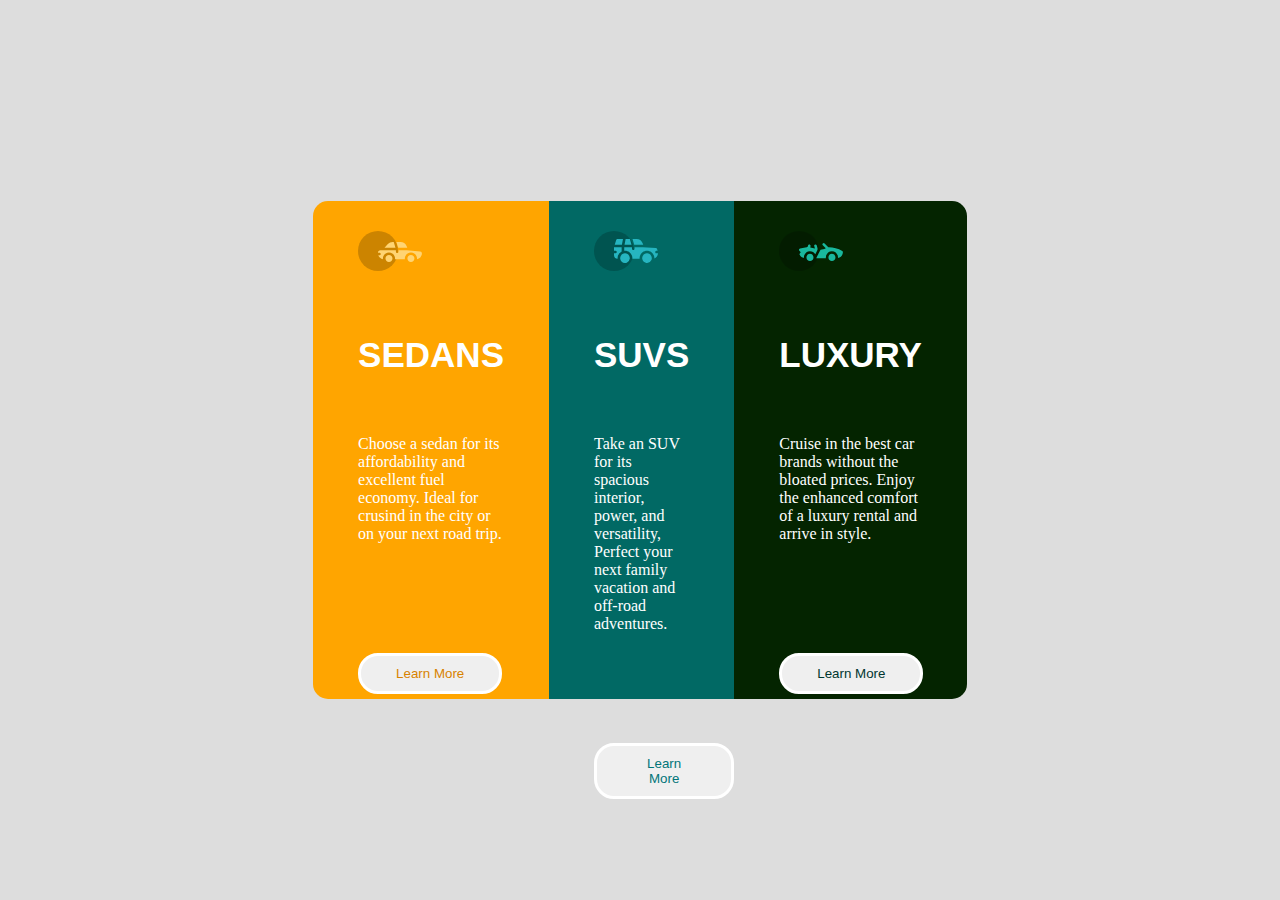
<file: index.html>
<!DOCTYPE html>
<html>

<head>
    <link href="https://fonts.googleapis.com/css2?family=Montserrat:wght@400;600&family=Open+Sans:wght@400;500;700&display=swap" rel="stylesheet">
    <link rel="stylesheet" href="index.css">
    <meta name="viewport" content="width=device-width, initial-scale=1">

</head>


<body>
    <main>
        <div class="row-container">

            <div class="column1">
                <img src="images/icon-sedans.svg">

                <h2>
                    SEDANS
                </h2>
                <P>
                    Choose a sedan for its 
                    affordability and excellent
                    fuel economy. Ideal for 
                    crusind in the city or on
                    your next road trip.
                </P>

                <button class="button-button1">Learn More</button>



            </div>

            <div class="column2">
                <img src="images/icon-suvs.svg">
                <h2>
                    SUVS
                </h2>
                <P>
                    Take an SUV for its spacious
                    interior, power, and
                    versatility, Perfect your
                    next family vacation and 
                    off-road adventures.
                </P>
                <button class="button-button2">Learn More</button>

    




            </div>

            
            <div class="column3">
                <img src="images/icon-luxury.svg">
                <h2>
                    LUXURY
                </h2>
                <P>
                    Cruise in the best car brands
                    without the bloated prices.
                    Enjoy the enhanced comfort
                    of a luxury rental and arrive
                    in style.
                </P>
                <button class="button-button3">Learn More</button>

    




            </div>


        </div>



    </main>
   









</body>












</html>
</file>
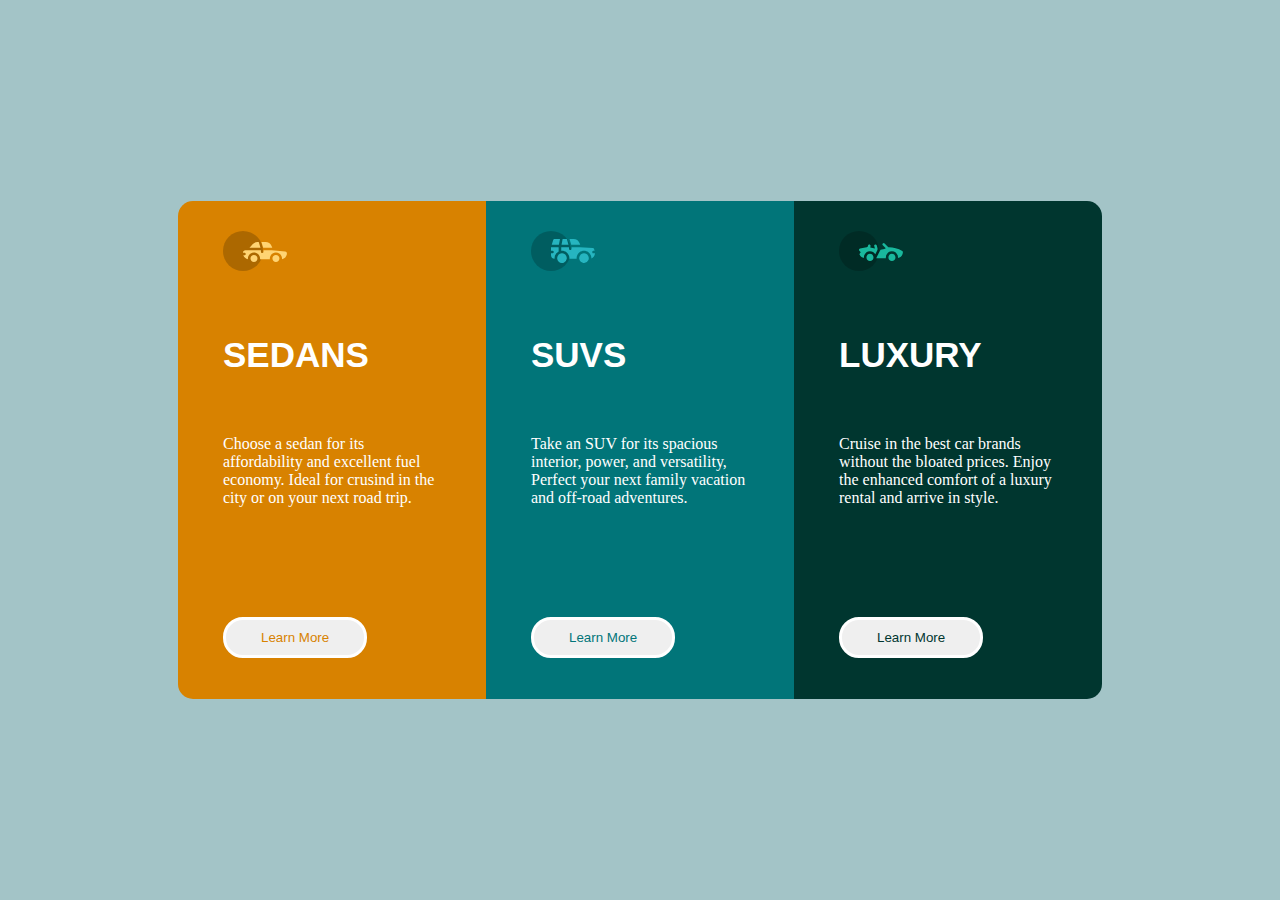
<file: grid.html>
<!DOCTYPE html>
<html>

<head>
    <link href="https://fonts.googleapis.com/css2?family=Montserrat:wght@400;600&family=Open+Sans:wght@400;500;700&display=swap" rel="stylesheet">
    <link rel="stylesheet" href="grid.css">
    <meta name="viewport" content="width=device-width, initial-scale=1">

</head>


<body>
    <main>
        <div class="grid-container">

            <div class="grid1">
                <img src="images/icon-sedans.svg">

                <h2>
                    SEDANS
                </h2>
                <P>
                    Choose a sedan for its 
                    affordability and excellent
                    fuel economy. Ideal for 
                    crusind in the city or on
                    your next road trip.
                </P>

                <button class="button-button1">Learn More</button>



            </div>

            <div class="grid2">
                <img src="images/icon-suvs.svg">
                <h2>
                    SUVS
                </h2>
                <P>
                    Take an SUV for its spacious
                    interior, power, and
                    versatility, Perfect your
                    next family vacation and 
                    off-road adventures.
                </P>
                <button class="button-button2">Learn More</button>

    




            </div>

            
            <div class="grid3">
                <img src="images/icon-luxury.svg">
                <h2>
                    LUXURY
                </h2>
                <P>
                    Cruise in the best car brands
                    without the bloated prices.
                    Enjoy the enhanced comfort
                    of a luxury rental and arrive
                    in style.
                </P>
                <button class="button-button3">Learn More</button>

    




            </div>


        </div>



    </main>
   









</body>












</html>
</file>
<file: index.css>
* {
    margin: 0;
    padding: 0;
    box-sizing: border-box;
}


body {
    background-color: rgb(221, 221, 221);
  
    
}

.row-container {
    display: flex;
    width: 50%;
    margin: auto;
    justify-content: center;
    align-items: center;
    height: 100vh;
}

.column1 {
    background-color: orange;
    width: 308px;
    height: 498px;
    border-radius: 15px 0px 0px 15px;
}


.column2 {
    background-color: rgb(1, 105, 100);
    width: 308px;
    height: 498px;
    
}



.column3 {
    background-color: rgb(4, 36, 0);
    width: 308px;
    height: 498px;
    border-radius: 0px 15px 15px 0px;
}

h2, p, img {
    color: white;
    padding: 30px 45px;
    
}

h2 {
    font-size: 35px;
    font-family: sans-serif;
}



button {
    margin-top: 80px;
    margin-left: 45px;
    font-size: 20X;
    border-radius: 20px;
    padding: 10px 35px;
    outline: none;
    border: 3px solid white;
    cursor: pointer;
    color: white;
}

button:hover {
    background-color: transparent;
    color: white;
}




.button-button1 {
    color: rgb(216, 130, 0);
}
.button-button2 {
    color: rgb(1, 117, 121);
}

.button-button3 {
    color: rgb(0, 54, 47);
}
</file>
<file: grid.css>
* {
    margin: 0;
    padding: 0;
    box-sizing: border-box;
}
body {
    background-color: rgb(163, 196, 199);
  
    
}
.grid-container {
    display: grid;
    grid-template-columns: auto auto auto;
    
    width: 50%;
    width: 50%;
    margin: auto;
    justify-content: center;
    align-items: center;
    height: 100vh;
  }




.grid1 {
    background-color: rgb(216, 130, 0);
    width: 308px;
    height: 498px;
    border-radius: 15px 0px 0px 15px;
}


.grid2 {
    background-color: rgb(1, 117, 121);
    width: 308px;
    height: 498px;
    
}



.grid3 {
    background-color: rgb(0, 54, 47);
    width: 308px;
    height: 498px;
    border-radius: 0px 15px 15px 0px;
}

h2, p, img {
    color: white;
    padding: 30px 45px;
    
}

h2 {
    font-size: 35px;
    font-family: sans-serif;
}


button {
    margin-top: 80px;
    margin-left: 45px;
    font-size: 20X;
    border-radius: 20px;
    padding: 10px 35px;
    outline: none;
    border: 3px solid white;
    cursor: pointer;
}

button:hover {
    background-color: transparent;
    color: white;
}


.button-button1 {
    color: rgb(216, 130, 0);
}
.button-button2 {
    color: rgb(1, 117, 121);
}

.button-button3 {
    color: rgb(0, 54, 47);
}
</file>
